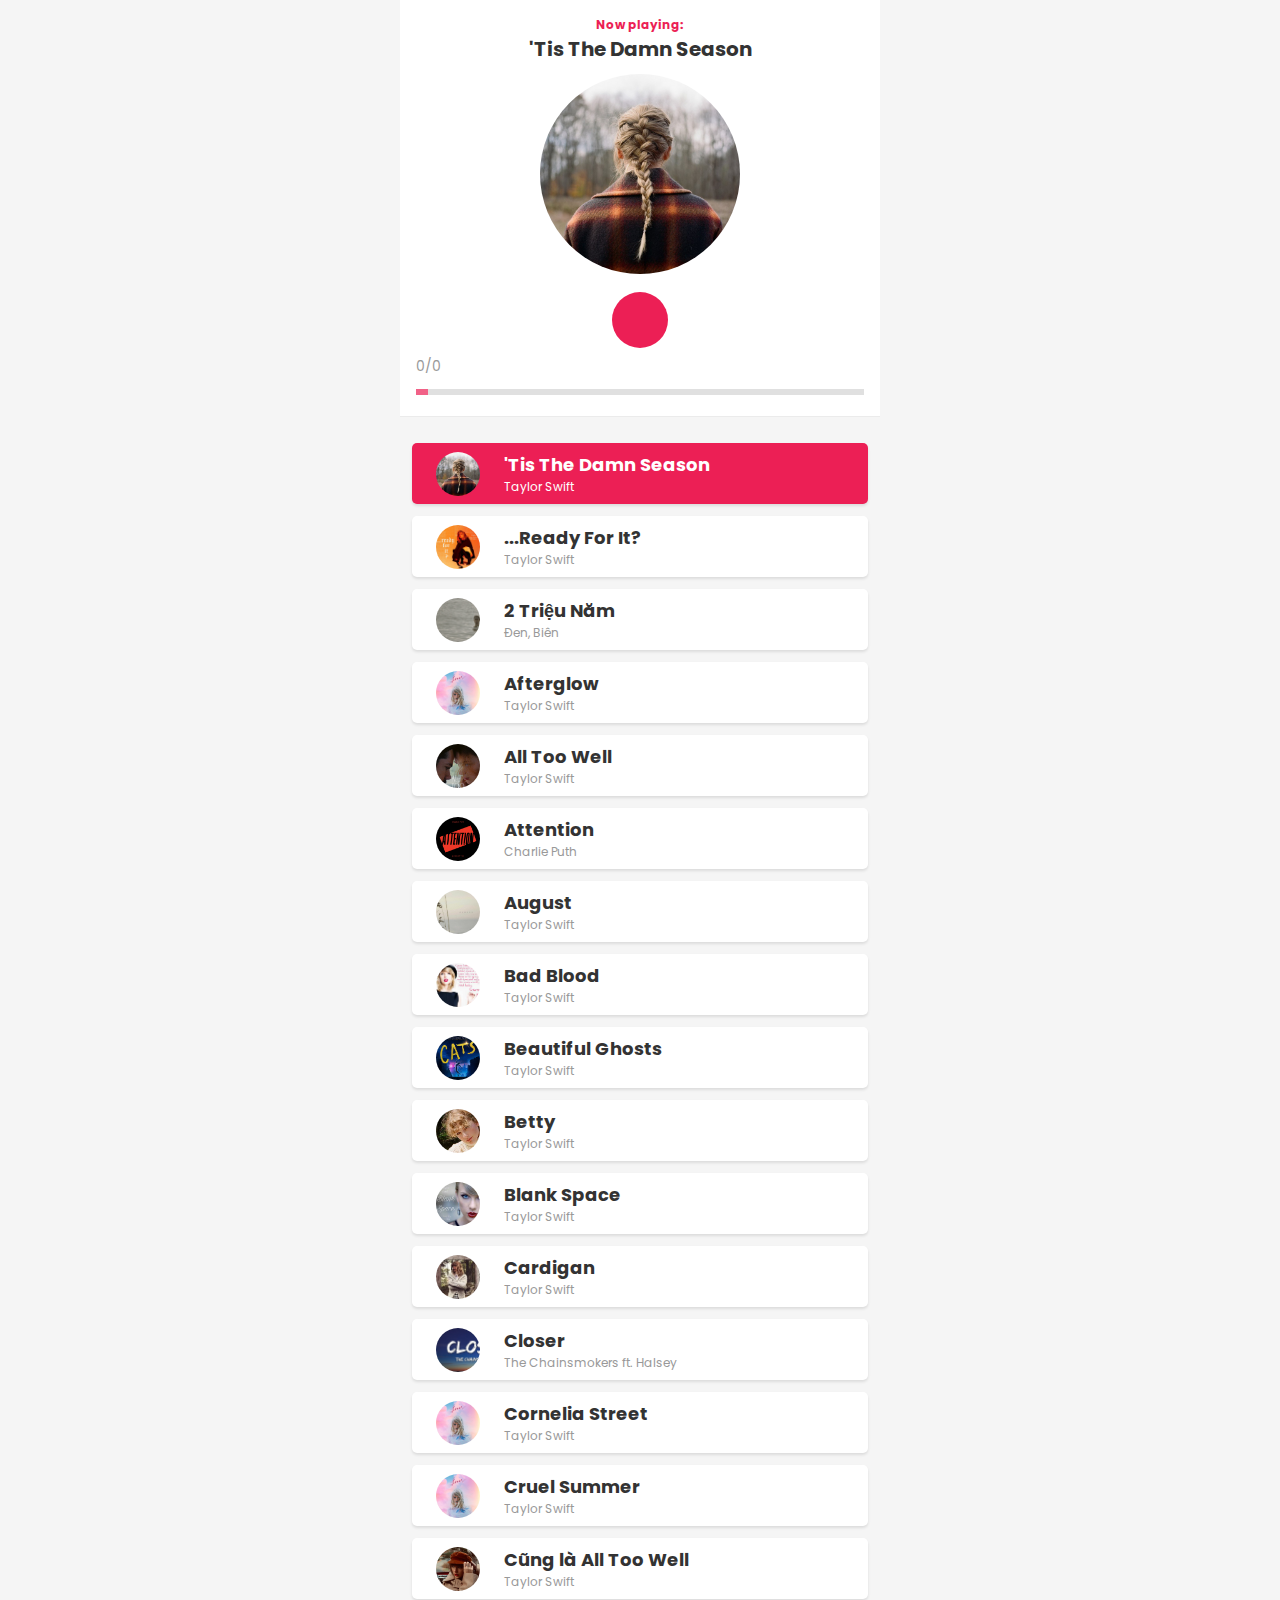
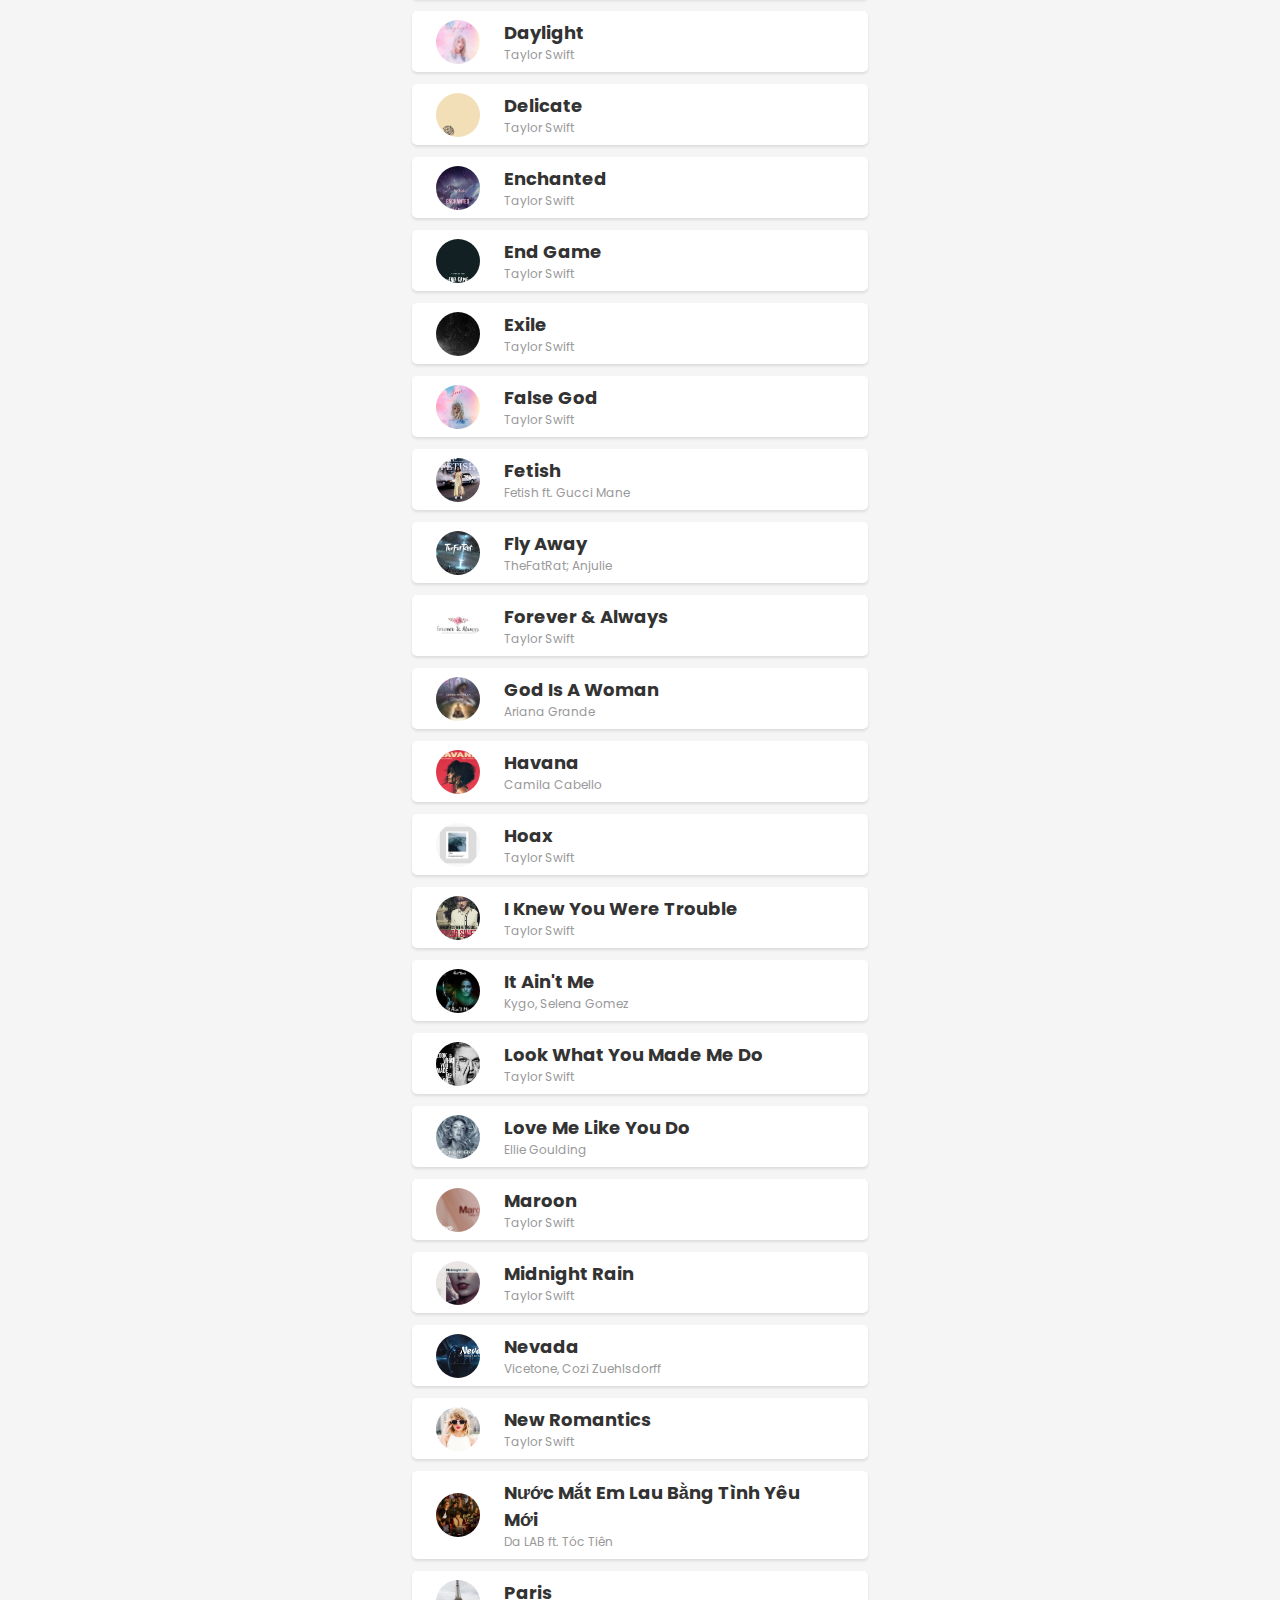
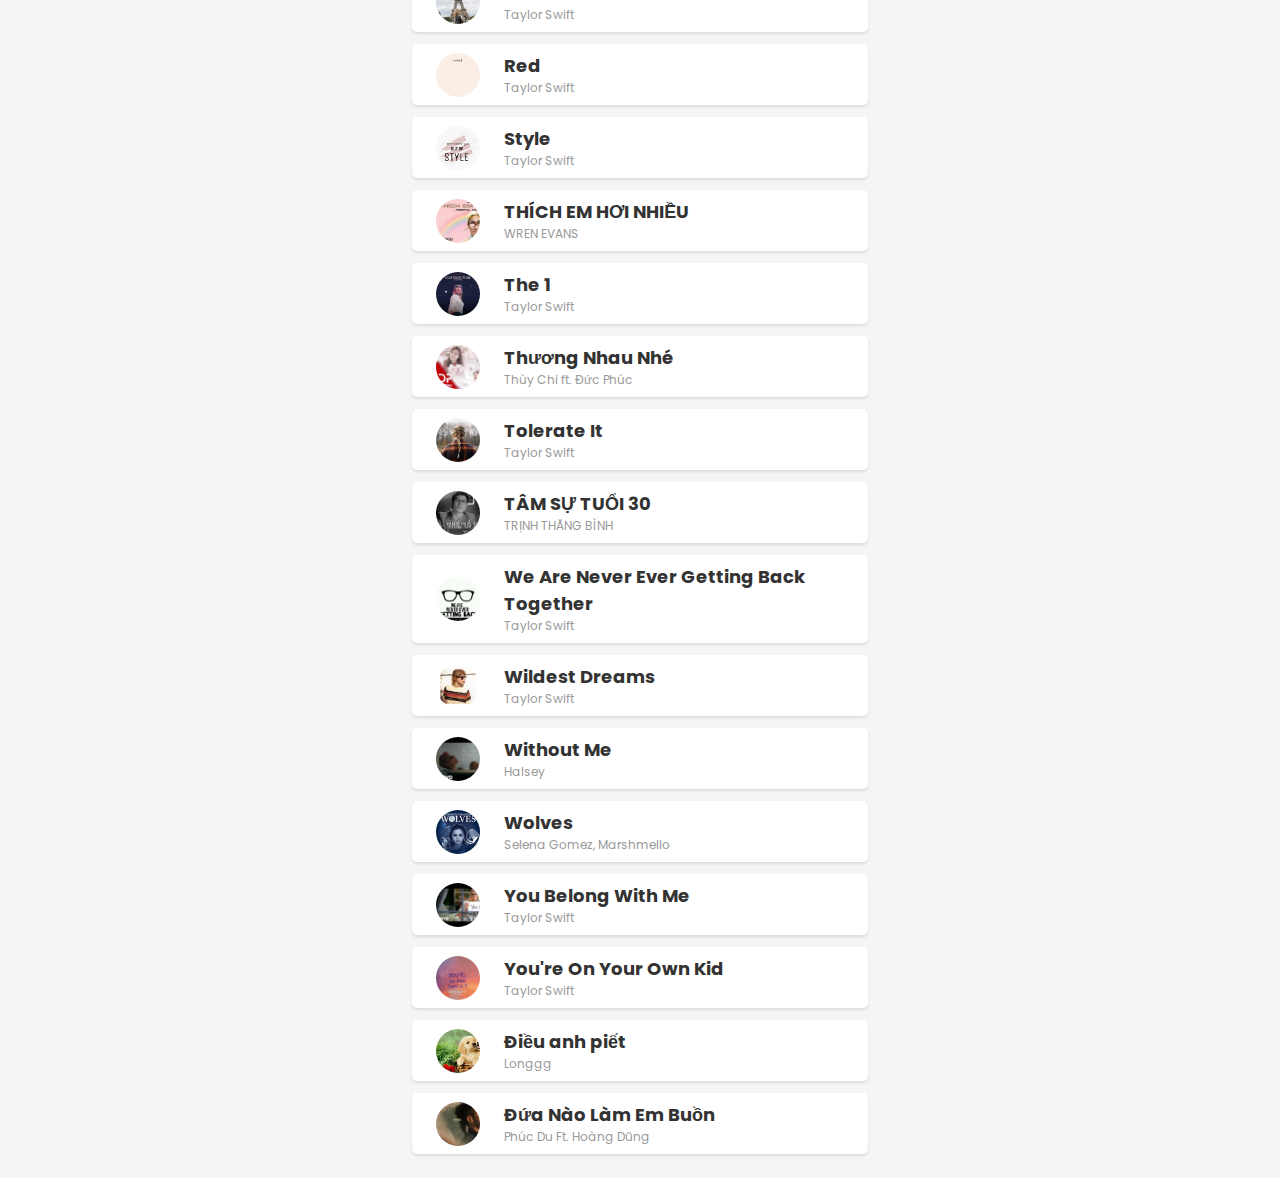
<file: index.html>
<!DOCTYPE html>
<html lang="en">

<head>
  <meta charset="UTF-8">
  <meta http-equiv="X-UA-Compatible" content="IE=edge">
  <meta name="viewport" content="width=device-width, initial-scale=1.0">
  <title>Music player</title>
  <link rel="stylesheet" href="https://cdnjs.cloudflare.com/ajax/libs/font-awesome/5.15.2/css/all.min.css"
    integrity="sha512-HK5fgLBL+xu6dm/Ii3z4xhlSUyZgTT9tuc/hSrtw6uzJOvgRr2a9jyxxT1ely+B+xFAmJKVSTbpM/CuL7qxO8w=="
    crossorigin="anonymous" />
  <link rel="preconnect" href="https://fonts.gstatic.com">
  <link href="https://fonts.googleapis.com/css2?family=Poppins:wght@300;400;600&display=swap" rel="stylesheet">
  <link rel="stylesheet" href="./assets/css/style.css">
</head>

<body>
  <div class="player">
    <!-- Dashboard -->
    <div class="dashboard">
      <!-- Header -->
      <header>
        <h4>Now playing:</h4>
        <h2>String 57th & 9th</h2>
      </header>

      <!-- CD -->
      <div class="cd">
        <div class="cd-thumb" style="background-image: url('https://i.ytimg.com/vi/jTLhQf5KJSc/maxresdefault.jpg')">
        </div>
      </div>

      <!-- Control -->
      <div class="control">
        <div class="btn btn-repeat">
          <i class="fas fa-redo"></i>
        </div>
        <div class="btn btn-prev">
          <i class="fas fa-step-backward"></i>
        </div>
        <div class="btn btn-toggle-play">
          <i class="fas fa-pause icon-pause"></i>
          <i class="fas fa-play icon-play"></i>
        </div>
        <div class="btn btn-next">
          <i class="fas fa-step-forward"></i>
        </div>
        <div class="btn btn-random">
          <i class="fas fa-random"></i>
        </div>
      </div>

      <div class="time">
        <div id="currentTime">0</div>
        <div>/</div>
        <div id="durationSong">0</div>
      </div>

      <input id="progress" class="progress" type="range" value="0" step="1" min="0" max="100">

      <audio id="audio" src=""></audio>
    </div>

    <!-- Playlist -->
    <div class="playlist">
    </div>

  </div>

</body>

<script src="./main.js"></script>

</html>

<!-- Design from: https://static.collectui.com/shots/3671744/musicloud-revolutionary-app-for-music-streaming-large -->
</file>
<file: assets/css/style.css>
:root {
    --primary-color: #ec1f55;
    --text-color: #333;
}

* {
    padding: 0;
    margin: 0;
    box-sizing: inherit;
}

body {
    background-color: #f5f5f5;
}

html {
    box-sizing: border-box;
    font-family: "Poppins", sans-serif;
}

.player {
    position: relative;
    max-width: 480px;
    margin: 0 auto;
}

.player .icon-pause {
    display: none;
}

.player.playing .icon-pause {
    display: inline-block;
}

.player.playing .icon-play {
    display: none;
}

.dashboard {
    padding: 16px 16px 14px;
    background-color: #fff;
    position: fixed;
    top: 0;
    width: 100%;
    max-width: 480px;
    border-bottom: 1px solid #ebebeb;
}

/* HEADER */
header {
    text-align: center;
    margin-bottom: 10px;
}

header h4 {
    color: var(--primary-color);
    font-size: 12px;
}

header h2 {
    color: var(--text-color);
    font-size: 20px;
}

/* CD */
.cd {
    display: flex;
    margin: auto;
    width: 200px;
}

.cd-thumb {
    width: 100%;
    padding-top: 100%;
    border-radius: 50%;
    background-color: #333;
    background-size: cover;
    margin: auto;
}

/* CONTROL */
.control {
    display: flex;
    align-items: center;
    justify-content: space-around;
    padding: 18px 0 8px 0;
}

.control .btn {
    color: #666;
    padding: 18px;
    font-size: 18px;
}

.control .btn.active {
    color: var(--primary-color);
}

.control .btn-toggle-play {
    width: 56px;
    height: 56px;
    border-radius: 50%;
    font-size: 24px;
    color: #fff;
    display: flex;
    align-items: center;
    justify-content: center;
    background-color: var(--primary-color);
}

.time {
    display: flex;
    font-size: 14px;
    color: #999;
}

.progress {
    width: 100%;
    -webkit-appearance: none;
    height: 6px;
    background: #d3d3d3;
    outline: none;
    opacity: 0.7;
    -webkit-transition: 0.2s;
    transition: opacity 0.2s;
}

.progress::-webkit-slider-thumb {
    -webkit-appearance: none;
    appearance: none;
    width: 12px;
    height: 6px;
    background-color: var(--primary-color);
    cursor: pointer;
}

/* PLAYLIST */
.playlist {
    margin-top: 431px;
    padding: 12px;
}

.song {
    display: flex;
    align-items: center;
    margin-bottom: 12px;
    background-color: #fff;
    padding: 8px 16px;
    border-radius: 5px;
    box-shadow: 0 2px 3px rgba(0, 0, 0, 0.1);
}

.song.active {
    background-color: var(--primary-color);
}

.song:active {
    opacity: 0.8;
}

.song.active .option,
.song.active .author,
.song.active .title {
    color: #fff;
}

.song .thumb {
    width: 44px;
    height: 44px;
    border-radius: 50%;
    background-size: cover;
    margin: 0 8px;
}

.song .body {
    flex: 1;
    padding: 0 16px;
}

.song .title {
    font-size: 18px;
    color: var(--text-color);
}

.song .author {
    font-size: 12px;
    color: #999;
}

.song .option {
    padding: 16px 8px;
    color: #999;
    font-size: 18px;
}
</file>
